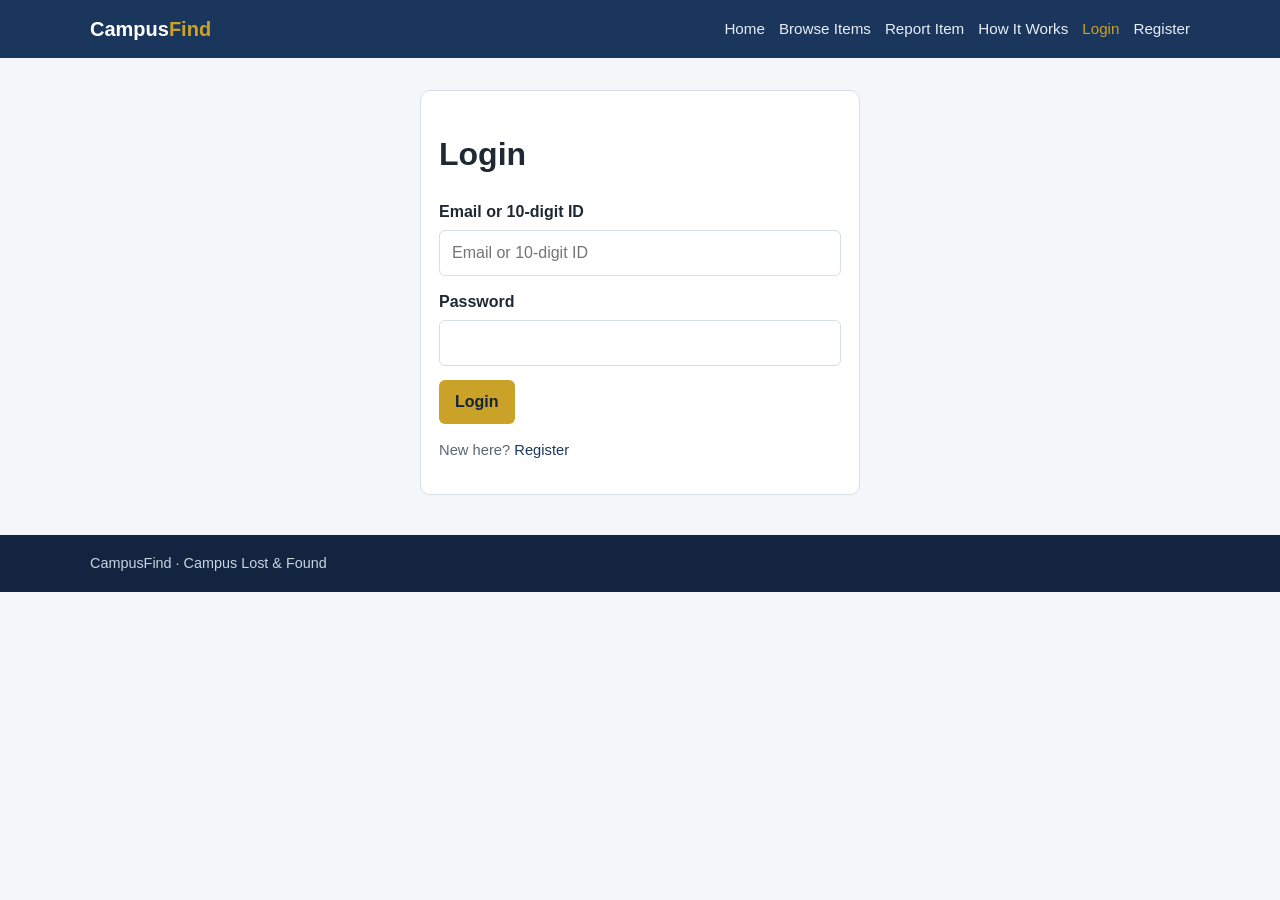
<file: frontend/admin.html>
<!DOCTYPE html>
<html lang="en">
<head>
  <meta charset="UTF-8">
  <meta name="viewport" content="width=device-width, initial-scale=1.0">
  <title>CampusFind — Admin</title>
  <link rel="stylesheet" href="css/style.css">
</head>
<body>
  <header class="site-header">
    <div class="header-inner">
      <a class="logo" href="index.html">Campus<span>Find</span></a>
      <button class="menu-toggle" type="button">Menu</button>
      <nav class="nav">
        <a href="index.html">Home</a>
        <a href="items.html">Browse Items</a>
        <a href="report.html">Report Item</a>
        <a href="dashboard.html">Dashboard</a>
        <a class="active" href="admin.html">Admin</a>
        <a href="login.html">Login</a>
        <a href="register.html">Register</a>
      </nav>
    </div>
  </header>

  <main class="container" style="padding-top: 28px;">
    <h1>Admin dashboard</h1>
    <p class="meta">Inspect users, items, and interests.</p>

    <section class="stats" id="admin-stats">
      <article class="stat-card">
        <h3>0</h3>
        <p>Total users</p>
      </article>
      <article class="stat-card">
        <h3>0</h3>
        <p>Total items</p>
      </article>
      <article class="stat-card">
        <h3>0</h3>
        <p>Active items</p>
      </article>
      <article class="stat-card">
        <h3>0</h3>
        <p>Total interests</p>
      </article>
    </section>

    <div class="panel">
      <h2>All users</h2>
      <table class="table">
        <thead>
          <tr>
            <th>ID</th>
            <th>Name</th>
            <th>Email</th>
            <th>Role</th>
          </tr>
        </thead>
        <tbody id="admin-users-table">
        </tbody>
      </table>
    </div>

    <div class="panel" style="margin-top: 24px;">
      <h2>All items</h2>
      <table class="table">
        <thead>
          <tr>
            <th>Item</th>
            <th>Type</th>
            <th>Reporter</th>
            <th>Status</th>
            <th>Date</th>
          </tr>
        </thead>
        <tbody id="admin-items-table">
        </tbody>
      </table>
    </div>

    <div class="panel" style="margin-top: 24px;">
      <h2>All interests</h2>
      <table class="table">
        <thead>
          <tr>
            <th>Item</th>
            <th>Type</th>
            <th>Interested Student</th>
            <th>Email</th>
            <th>Date</th>
          </tr>
        </thead>
        <tbody id="admin-interests-table">
        </tbody>
      </table>
    </div>
  </main>

  <footer class="site-footer">
    <div class="footer-inner">CampusFind · Campus Lost & Found</div>
  </footer>
  <script src="js/app.js"></script>
</body>
</html>
</file>
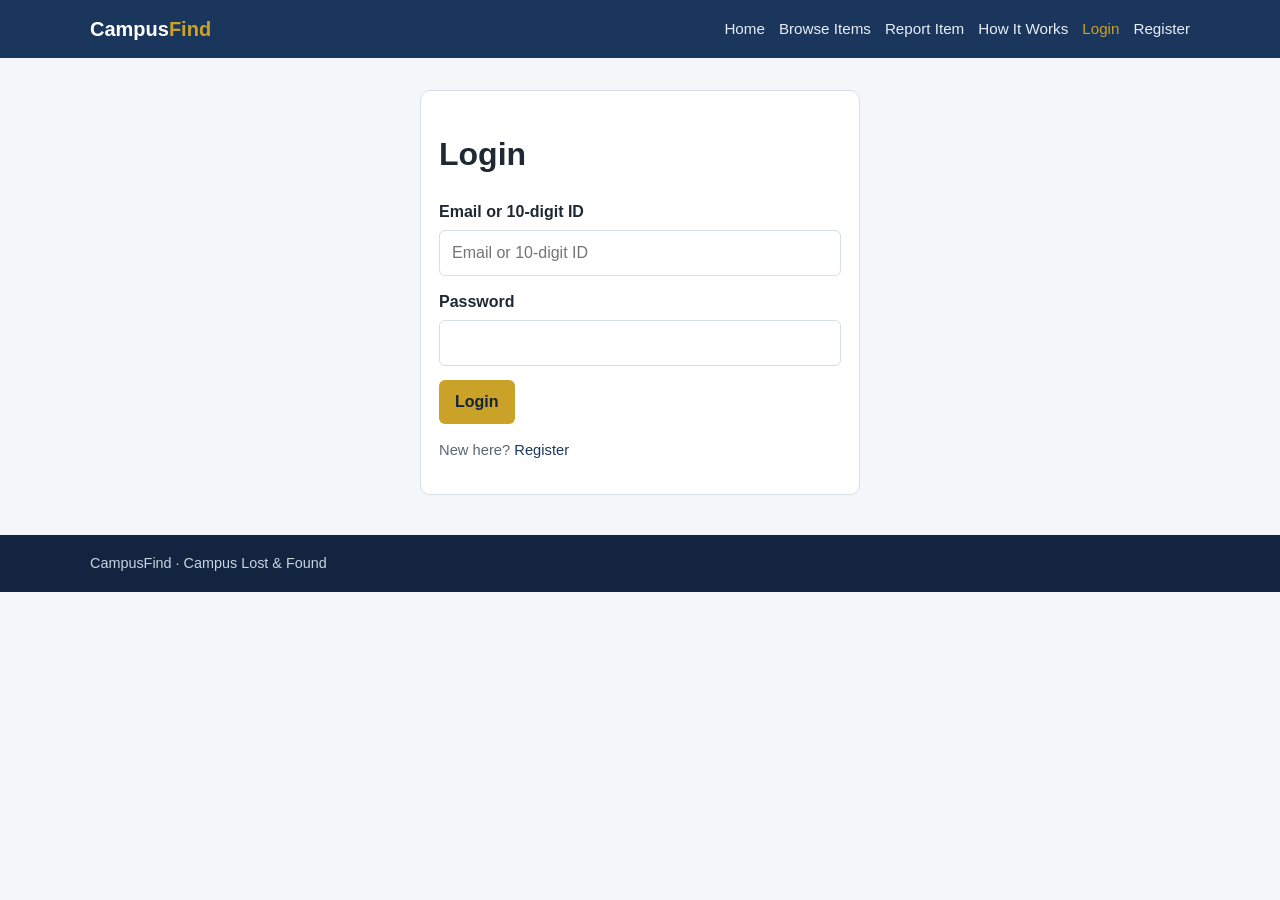
<file: frontend/admin_users.html>
<!DOCTYPE html>
<html lang="en">
<head>
  <meta charset="UTF-8">
  <meta name="viewport" content="width=device-width, initial-scale=1.0">
  <title>CampusFind — Admin Users</title>
  <link rel="stylesheet" href="css/style.css">
</head>
<body>
  <header class="site-header">
    <div class="header-inner">
      <a class="logo" href="index.html">Campus<span>Find</span></a>
      <button class="menu-toggle" type="button">Menu</button>
      <nav class="nav">
        <a href="index.html">Home</a>
        <a href="items.html">Browse Items</a>
        <a href="report.html">Report Item</a>
        <a href="dashboard.html">Dashboard</a>
        <a class="active" href="admin_users.html">Admin Users</a>
        <button class="btn btn-light" id="logout-btn" type="button">Logout</button>
      </nav>
    </div>
  </header>

  <main class="container" style="padding-top: 28px;">
    <h1>User Management</h1>
    <p class="meta">Manage user roles and status. You cannot change your own role or status.</p>
    <div class="panel">
      <table class="table" id="users-table">
        <thead>
          <tr>
            <th>ID</th>
            <th>Name</th>
            <th>Email</th>
            <th>Role</th>
            <th>Status</th>
            <th>Actions</th>
          </tr>
        </thead>
        <tbody></tbody>
      </table>
    </div>
  </main>

  <footer class="site-footer">
    <div class="footer-inner">CampusFind · Campus Lost & Found</div>
  </footer>
  <script src="js/app.js"></script>
</body>
</html>
</file>
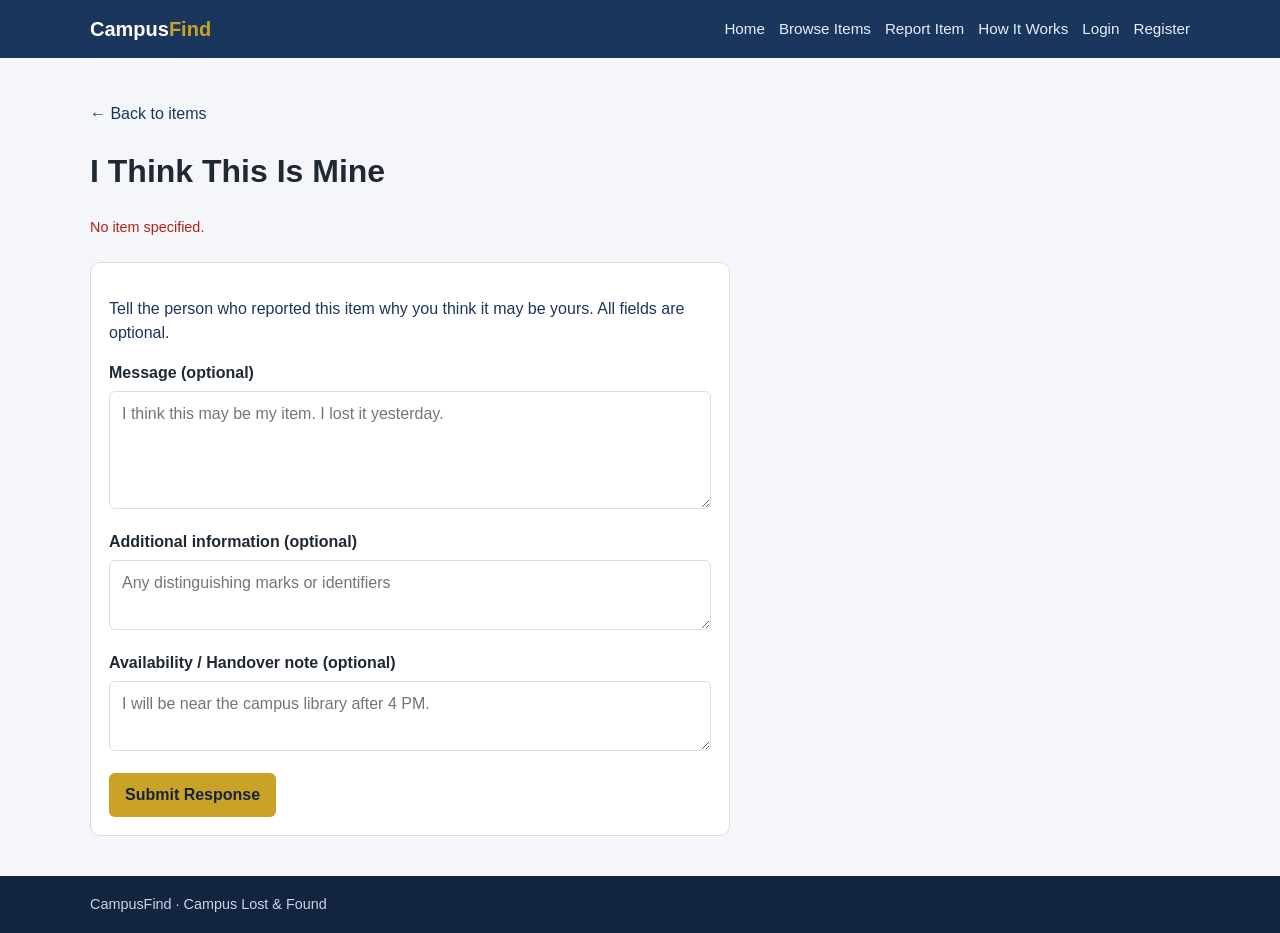
<file: frontend/claim.html>
<!DOCTYPE html>
<html lang="en">
<head>
  <meta charset="UTF-8">
  <meta name="viewport" content="width=device-width, initial-scale=1.0">
  <title>CampusFind — I Think This Is Mine</title>
  <link rel="stylesheet" href="css/style.css">
</head>
<body>
  <header class="site-header">
    <div class="header-inner">
      <a class="logo" href="index.html">Campus<span>Find</span></a>
      <button class="menu-toggle" type="button">Menu</button>
      <nav class="nav"></nav>
    </div>
  </header>

  <main class="container" style="padding-top: 28px;">
    <p><a href="items.html">← Back to items</a></p>
    <h1 id="claim-page-title">I Think This Is Mine</h1>
    <div id="item-summary" style="margin-bottom: 24px;"></div>
    <div class="form-card">
      <form id="claim-form" novalidate>
        <p id="claim-description" style="color: var(--navy); margin-bottom: 16px;">Tell the person who reported this item why you think it may be yours. All fields are optional.</p>
        <div class="form-group">
          <label for="message">Message (optional)</label>
          <textarea id="message" rows="4" placeholder="I think this may be my item. I lost it yesterday."></textarea>
        </div>
        <div class="form-group">
          <label for="additional_info">Additional information (optional)</label>
          <textarea id="additional_info" rows="2" placeholder="Any distinguishing marks or identifiers"></textarea>
        </div>
        <div class="form-group">
          <label for="handover_note">Availability / Handover note (optional)</label>
          <textarea id="handover_note" rows="2" placeholder="I will be near the campus library after 4 PM."></textarea>
        </div>
        <p class="error" id="claim-error"></p>
        <button class="btn btn-gold" type="submit">Submit Response</button>
      </form>
    </div>
  </main>

  <footer class="site-footer">
    <div class="footer-inner">CampusFind · Campus Lost & Found</div>
  </footer>
  <script src="js/app.js"></script>
</body>
</html>
</file>
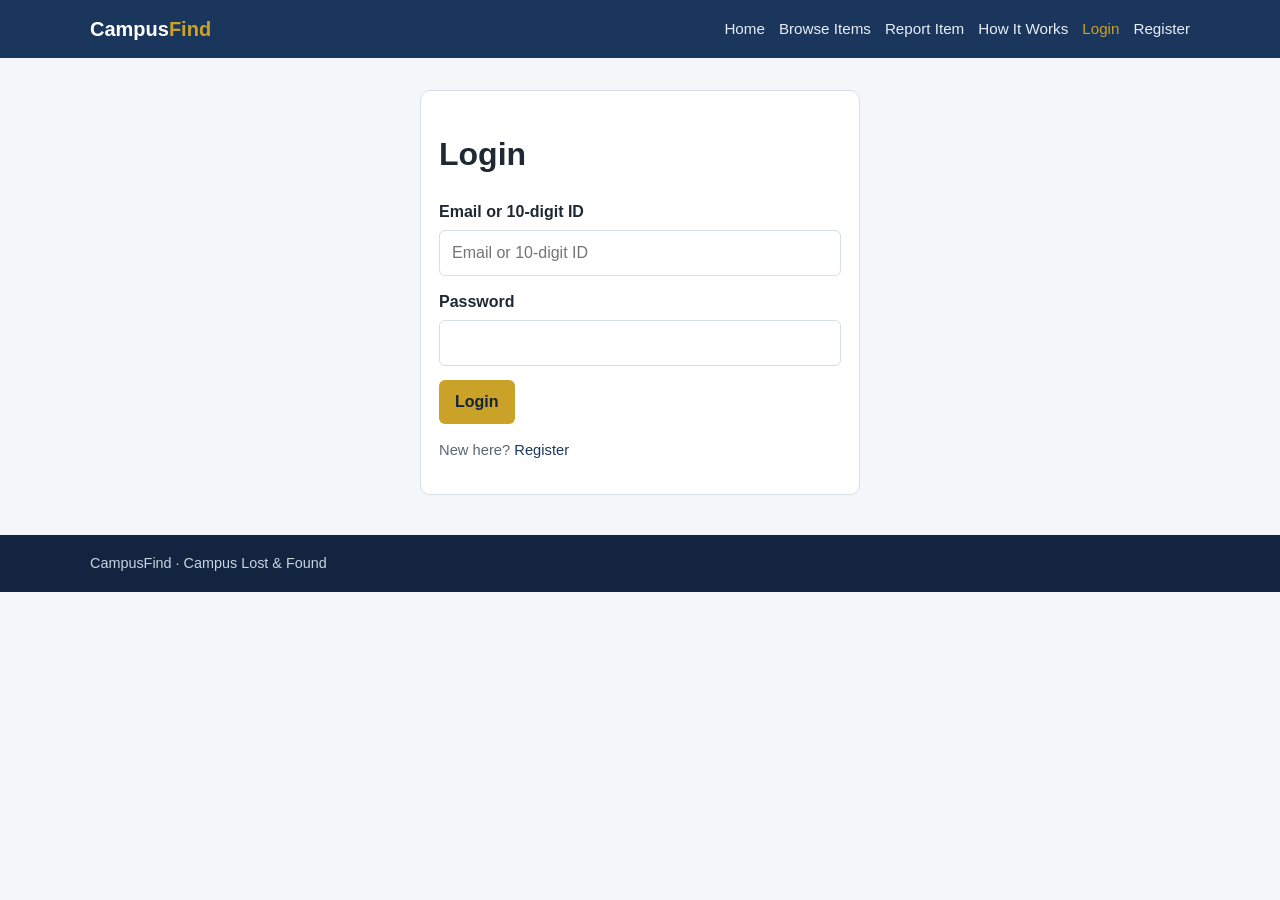
<file: frontend/dashboard.html>
<!DOCTYPE html>
<html lang="en">
<head>
  <meta charset="UTF-8">
  <meta name="viewport" content="width=device-width, initial-scale=1.0">
  <title>CampusFind — Dashboard</title>
  <link rel="stylesheet" href="css/style.css">
</head>
<body>
  <header class="site-header">
    <div class="header-inner">
      <a class="logo" href="index.html">Campus<span>Find</span></a>
      <button class="menu-toggle" type="button">Menu</button>
      <nav class="nav"></nav>
    </div>
  </header>

  <main class="container" style="padding-top: 28px;">
    <div class="panel" style="margin-bottom: 24px;">
      <h2>Welcome, <span id="user-name">User</span></h2>
      <p class="meta">Email: <span id="user-email">—</span> | Role: <span id="user-role">—</span></p>
    </div>

    <h1>My Activity</h1>
    <p class="meta">Your reports and interests.</p>

    <div id="dashboard-error" class="error-box" style="display: none;"></div>

    <section class="stats" id="dashboard-stats">
      <article class="stat-card">
        <h3 id="stat-my-reports">0</h3>
        <p>My reports</p>
      </article>
      <article class="stat-card">
        <h3 id="stat-active-reports">0</h3>
        <p>Active reports</p>
      </article>
      <article class="stat-card">
        <h3 id="stat-returned-reports">0</h3>
        <p>Returned reports</p>
      </article>
      <article class="stat-card">
        <h3 id="stat-my-interests">0</h3>
        <p>My interests</p>
      </article>
      <article class="stat-card">
        <h3 id="stat-unread-notifs">0</h3>
        <p>Unread notifications</p>
      </article>
    </section>

    <div class="panel">
      <h2>My Reports</h2>
      <table class="table">
        <thead>
          <tr>
            <th>Item</th>
            <th>Type</th>
            <th>Category & Location</th>
            <th>Status</th>
            <th>Interests</th>
            <th>Actions</th>
          </tr>
        </thead>
        <tbody id="my-reports-table">
          <tr><td colspan="6">Loading reports...</td></tr>
        </tbody>
      </table>
    </div>

    <div class="panel" style="margin-top: 24px;">
      <h2>My Interests</h2>
      <table class="table">
        <thead>
          <tr>
            <th>Item</th>
            <th>Type</th>
            <th>Status</th>
            <th>Reporter Contact</th>
            <th>Submitted Date</th>
            <th>Availability / Note</th>
            <th>Action</th>
          </tr>
        </thead>
        <tbody id="my-interests-table">
          <tr><td colspan="7">Loading interests...</td></tr>
        </tbody>
      </table>
    </div>
  </main>

  <footer class="site-footer">
    <div class="footer-inner">CampusFind · Campus Lost & Found</div>
  </footer>
  <script src="js/app.js"></script>
</body>
</html>
</file>
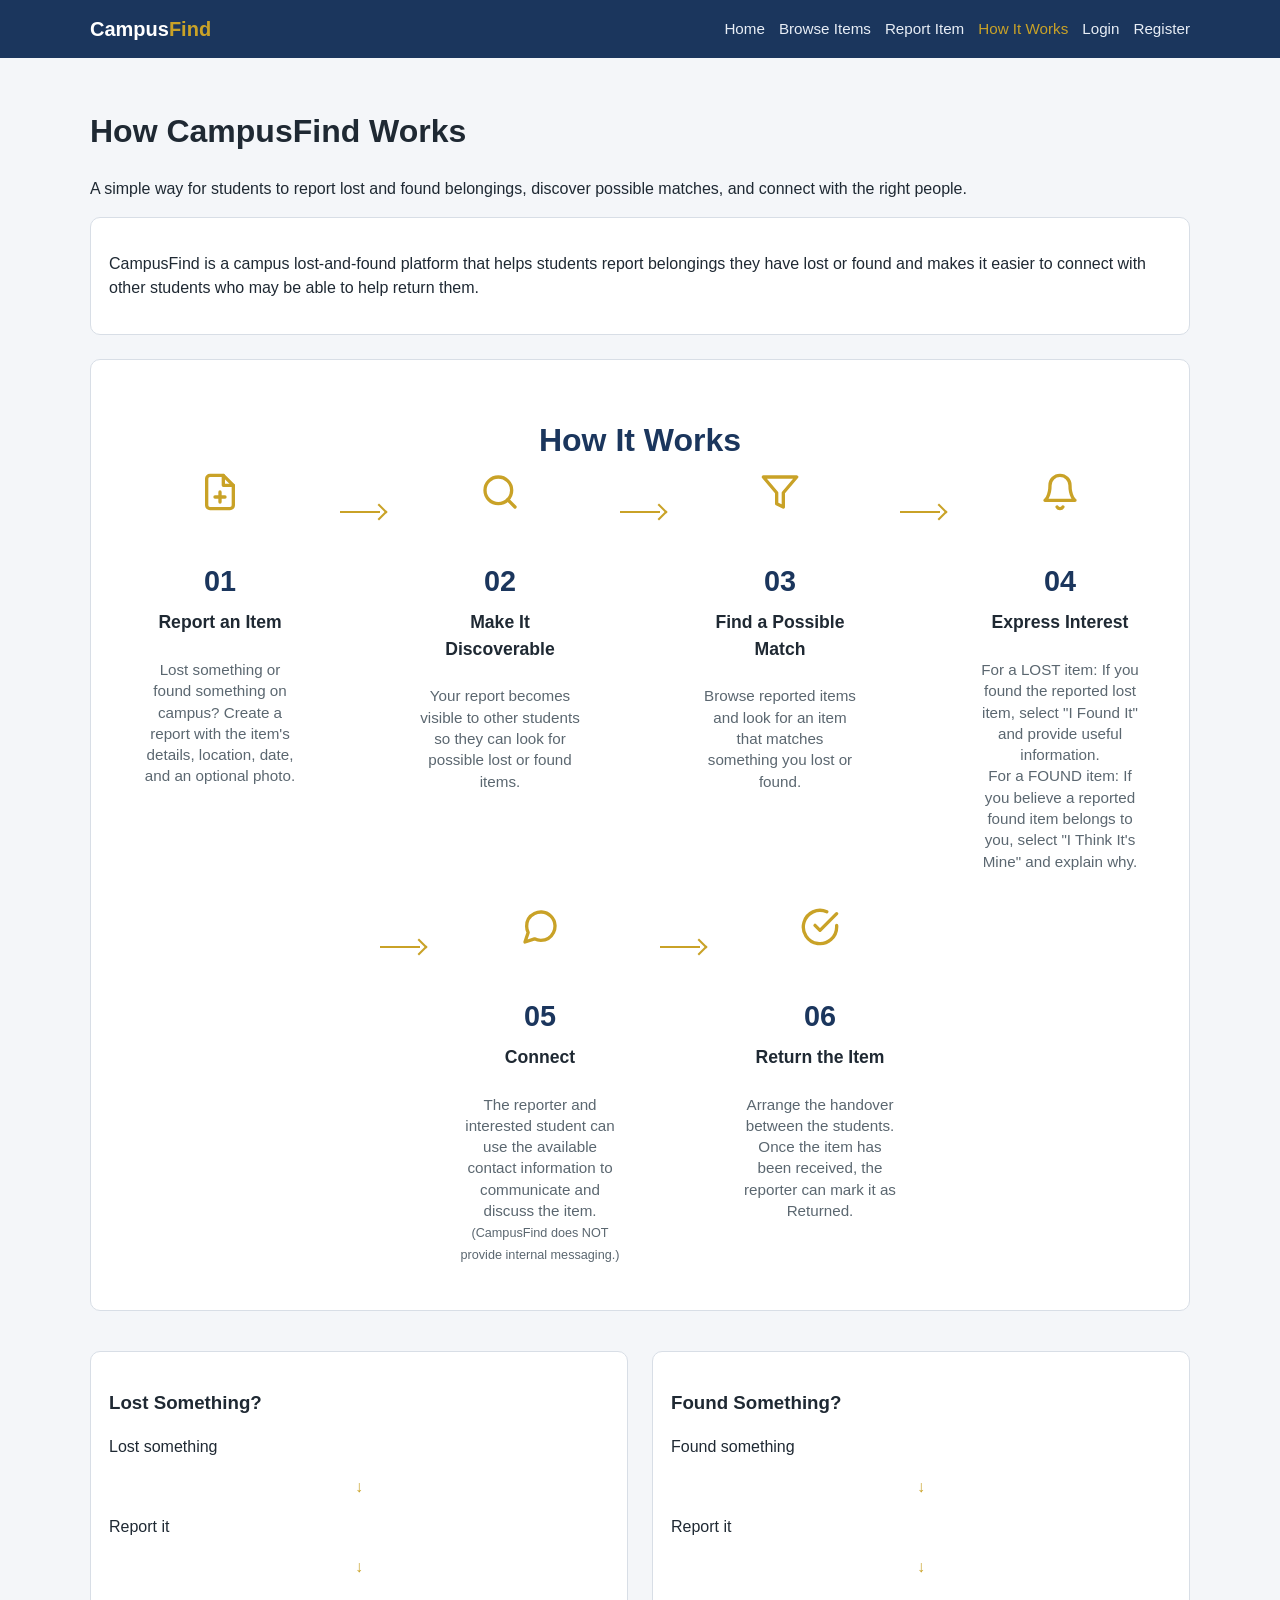
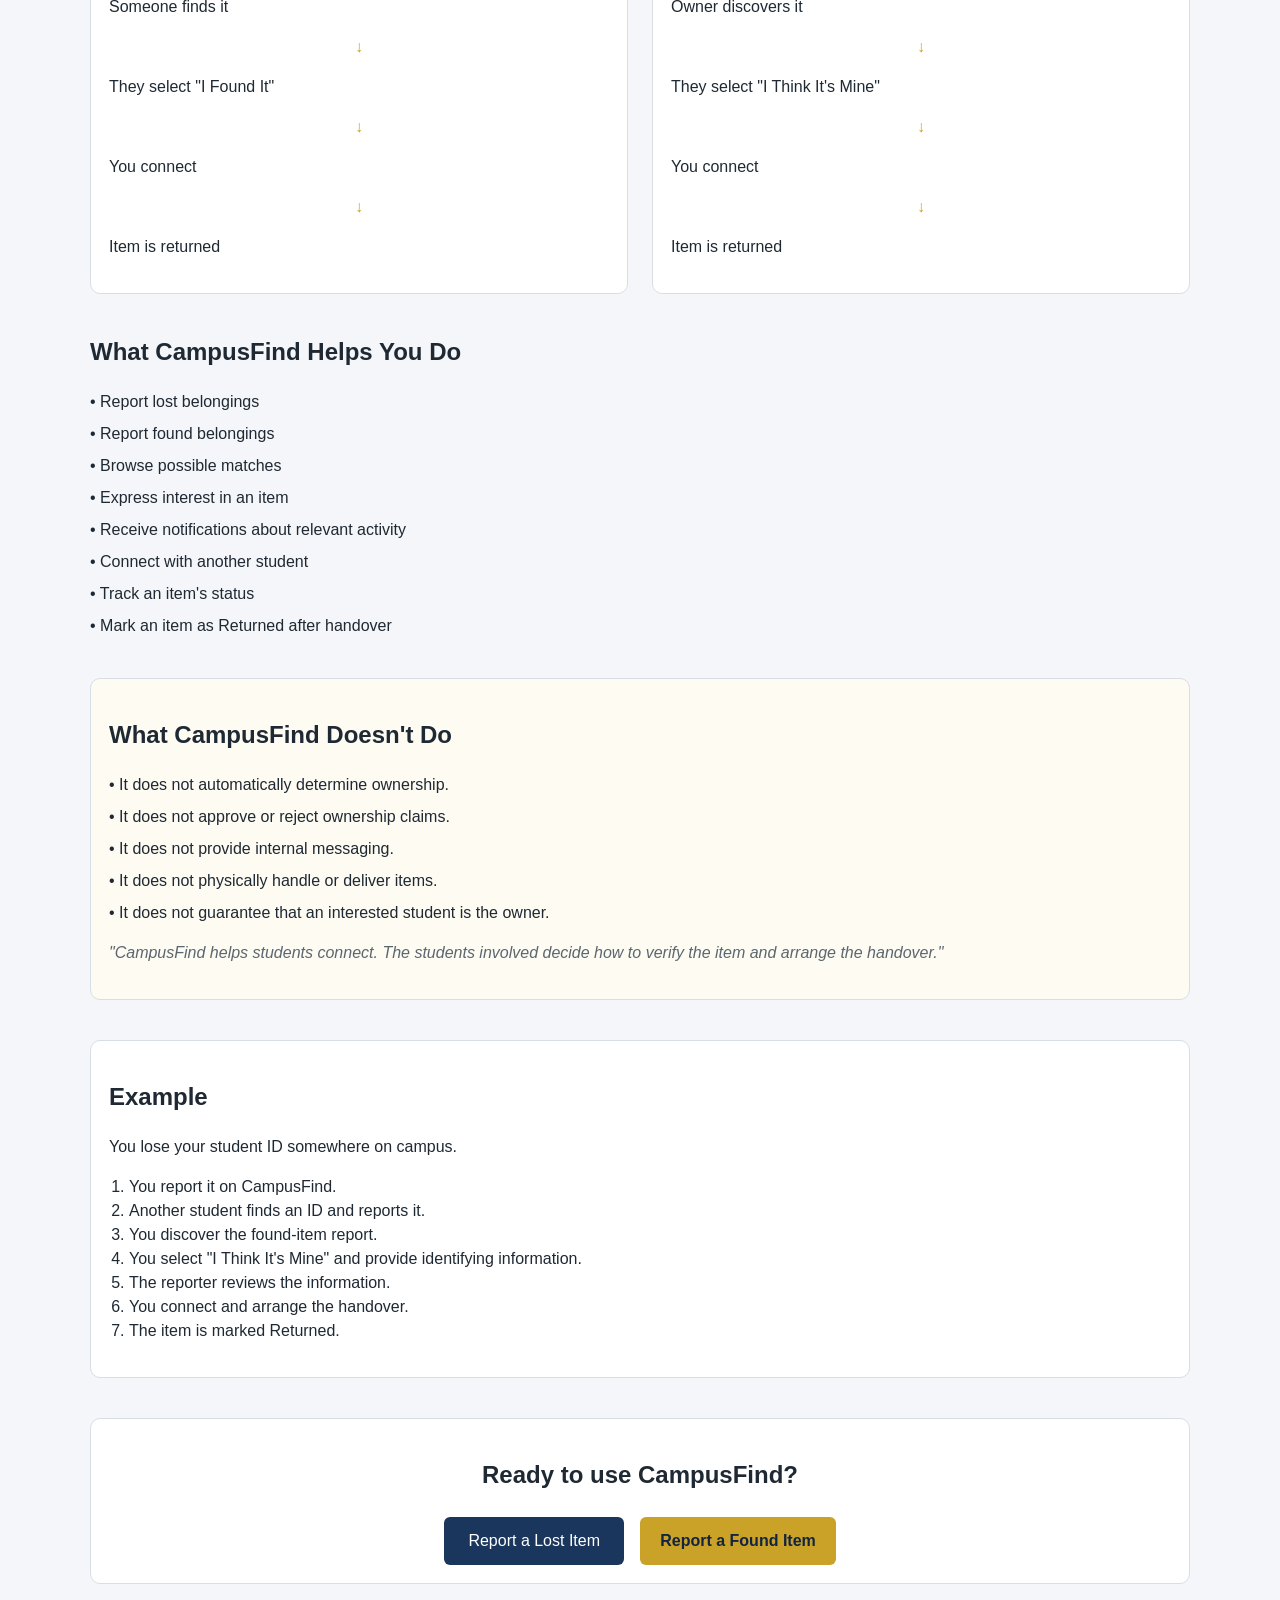
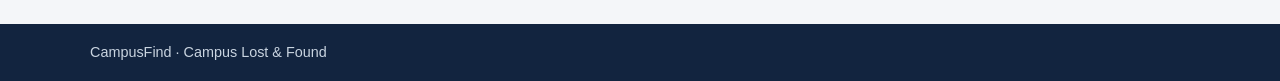
<file: frontend/how-it-works.html>
<!DOCTYPE html>
<html lang="en">
<head>
  <meta charset="UTF-8">
  <meta name="viewport" content="width=device-width, initial-scale=1.0">
  <title>CampusFind — How It Works</title>
  <link rel="stylesheet" href="css/style.css">
</head>
<body>
  <header class="site-header">
    <div class="header-inner">
      <a class="logo" href="index.html">Campus<span>Find</span></a>
      <button class="menu-toggle" type="button">Menu</button>
      <nav class="nav"></nav>
    </div>
  </header>

  <main class="container" style="padding-top: 28px;">
    <h1>How CampusFind Works</h1>
    <p class="subtitle">A simple way for students to report lost and found belongings, discover possible matches, and connect with the right people.</p>
    
    <div class="panel">
        <p>CampusFind is a campus lost-and-found platform that helps students report belongings they have lost or found and makes it easier to connect with other students who may be able to help return them.</p>
    </div>

    <!-- Workflow Section -->
    <section class="how-it-works-section panel" style="margin-top: 24px;">
      <h2>How It Works</h2>
      <div class="workflow">
        <div class="workflow-steps">
          <div class="workflow-step">
            <div class="step-icon" aria-hidden="true">
              <!-- SVG Icon for Report an Item -->
              <svg xmlns="http://www.w3.org/2000/svg" width="24" height="24" viewBox="0 0 24 24" fill="none" stroke="currentColor" stroke-width="2" stroke-linecap="round" stroke-linejoin="round" class="feather feather-file-plus"><path d="M14 2H6a2 2 0 0 0-2 2v16a2 2 0 0 0 2 2h12a2 2 0 0 0 2-2V8z"></path><polyline points="14 2 14 8 20 8"></polyline><line x1="12" y1="18" x2="12" y2="12"></line><line x1="9" y1="15" x2="15" y2="15"></line></svg>
            </div>
            <p class="step-number">01</p>
            <h4>Report an Item</h4>
            <p class="step-desc">Lost something or found something on campus? Create a report with the item's details, location, date, and an optional photo.</p>
          </div>
          <div class="workflow-connector" aria-hidden="true"></div>
          <div class="workflow-step">
            <div class="step-icon" aria-hidden="true">
              <!-- SVG Icon for Make It Discoverable -->
              <svg xmlns="http://www.w3.org/2000/svg" width="24" height="24" viewBox="0 0 24 24" fill="none" stroke="currentColor" stroke-width="2" stroke-linecap="round" stroke-linejoin="round" class="feather feather-search"><circle cx="11" cy="11" r="8"></circle><line x1="21" y1="21" x2="16.65" y2="16.65"></line></svg>
            </div>
            <p class="step-number">02</p>
            <h4>Make It Discoverable</h4>
            <p class="step-desc">Your report becomes visible to other students so they can look for possible lost or found items.</p>
          </div>
          <div class="workflow-connector" aria-hidden="true"></div>
          <div class="workflow-step">
            <div class="step-icon" aria-hidden="true">
              <!-- SVG Icon for Find a Possible Match -->
              <svg xmlns="http://www.w3.org/2000/svg" width="24" height="24" viewBox="0 0 24 24" fill="none" stroke="currentColor" stroke-width="2" stroke-linecap="round" stroke-linejoin="round" class="feather feather-filter"><polygon points="22 3 2 3 10 12.46 10 19 14 21 14 12.46 22 3"></polygon></svg>
            </div>
            <p class="step-number">03</p>
            <h4>Find a Possible Match</h4>
            <p class="step-desc">Browse reported items and look for an item that matches something you lost or found.</p>
          </div>
          <div class="workflow-connector" aria-hidden="true"></div>
          <div class="workflow-step">
            <div class="step-icon" aria-hidden="true">
              <!-- SVG Icon for Express Interest -->
              <svg xmlns="http://www.w3.org/2000/svg" width="24" height="24" viewBox="0 0 24 24" fill="none" stroke="currentColor" stroke-width="2" stroke-linecap="round" stroke-linejoin="round" class="feather feather-bell"><path d="M18 8A6 6 0 0 0 6 8c0 7-3 9-3 9h18s-3-2-3-9"></path><path d="M13.73 21a2 2 0 0 1-3.46 0"></path></svg>
            </div>
            <p class="step-number">04</p>
            <h4>Express Interest</h4>
            <p class="step-desc">For a LOST item: If you found the reported lost item, select "I Found It" and provide useful information.<br>
            For a FOUND item: If you believe a reported found item belongs to you, select "I Think It's Mine" and explain why.</p>
          </div>
          <div class="workflow-connector" aria-hidden="true"></div>
          <div class="workflow-step">
            <div class="step-icon" aria-hidden="true">
              <!-- SVG Icon for Connect -->
              <svg xmlns="http://www.w3.org/2000/svg" width="24" height="24" viewBox="0 0 24 24" fill="none" stroke="currentColor" stroke-width="2" stroke-linecap="round" stroke-linejoin="round" class="feather feather-message-circle"><path d="M21 11.5a8.38 8.38 0 0 1-.9 3.8 8.5 8.5 0 0 1-7.6 4.7 8.38 8.38 0 0 1-3.8-.9L3 21l1.9-5.7a8.38 8.38 0 0 1-.9-3.8 8.5 8.5 0 0 1 4.7-7.6 8.38 8.38 0 0 1 3.8-.9h.5a8.48 8.48 0 0 1 8 8v.5z"></path></svg>
            </div>
            <p class="step-number">05</p>
            <h4>Connect</h4>
            <p class="step-desc">The reporter and interested student can use the available contact information to communicate and discuss the item.<br><small>(CampusFind does NOT provide internal messaging.)</small></p>
          </div>
          <div class="workflow-connector" aria-hidden="true"></div>
          <div class="workflow-step">
            <div class="step-icon" aria-hidden="true">
              <!-- SVG Icon for Return the Item -->
              <svg xmlns="http://www.w3.org/2000/svg" width="24" height="24" viewBox="0 0 24 24" fill="none" stroke="currentColor" stroke-width="2" stroke-linecap="round" stroke-linejoin="round" class="feather feather-check-circle"><path d="M22 11.08V12a10 10 0 1 1-5.93-9.14"></path><polyline points="22 4 12 14.01 9 11.01"></polyline></svg>
            </div>
            <p class="step-number">06</p>
            <h4>Return the Item</h4>
            <p class="step-desc">Arrange the handover between the students. Once the item has been received, the reporter can mark it as Returned.</p>
          </div>
        </div>
      </div>
    </section>

    <!-- Scenarios Section -->
    <section style="margin-top: 40px;">
      <div class="row" style="display: flex; gap: 24px; flex-wrap: wrap;">
        <div class="panel" style="flex: 1; min-width: 300px;">
          <h3>Lost Something?</h3>
          <div class="scenario-flow" style="margin-top: 16px;">
            <p>Lost something</p>
            <div class="arrow-down" style="text-align: center; color: var(--gold); margin: 8px 0;">&darr;</div>
            <p>Report it</p>
            <div class="arrow-down" style="text-align: center; color: var(--gold); margin: 8px 0;">&darr;</div>
            <p>Someone finds it</p>
            <div class="arrow-down" style="text-align: center; color: var(--gold); margin: 8px 0;">&darr;</div>
            <p>They select "I Found It"</p>
            <div class="arrow-down" style="text-align: center; color: var(--gold); margin: 8px 0;">&darr;</div>
            <p>You connect</p>
            <div class="arrow-down" style="text-align: center; color: var(--gold); margin: 8px 0;">&darr;</div>
            <p>Item is returned</p>
          </div>
        </div>
        <div class="panel" style="flex: 1; min-width: 300px;">
          <h3>Found Something?</h3>
          <div class="scenario-flow" style="margin-top: 16px;">
            <p>Found something</p>
            <div class="arrow-down" style="text-align: center; color: var(--gold); margin: 8px 0;">&darr;</div>
            <p>Report it</p>
            <div class="arrow-down" style="text-align: center; color: var(--gold); margin: 8px 0;">&darr;</div>
            <p>Owner discovers it</p>
            <div class="arrow-down" style="text-align: center; color: var(--gold); margin: 8px 0;">&darr;</div>
            <p>They select "I Think It's Mine"</p>
            <div class="arrow-down" style="text-align: center; color: var(--gold); margin: 8px 0;">&darr;</div>
            <p>You connect</p>
            <div class="arrow-down" style="text-align: center; color: var(--gold); margin: 8px 0;">&darr;</div>
            <p>Item is returned</p>
          </div>
        </div>
      </div>
    </section>

    <!-- What CampusFind Helps You Do -->
    <section style="margin-top: 40px;">
      <h2>What CampusFind Helps You Do</h2>
      <ul class="feature-list" style="list-style-type: none; padding-left: 0; margin-top: 16px;">
        <li style="margin-bottom: 8px;">&bull; Report lost belongings</li>
        <li style="margin-bottom: 8px;">&bull; Report found belongings</li>
        <li style="margin-bottom: 8px;">&bull; Browse possible matches</li>
        <li style="margin-bottom: 8px;">&bull; Express interest in an item</li>
        <li style="margin-bottom: 8px;">&bull; Receive notifications about relevant activity</li>
        <li style="margin-bottom: 8px;">&bull; Connect with another student</li>
        <li style="margin-bottom: 8px;">&bull; Track an item's status</li>
        <li>&bull; Mark an item as Returned after handover</li>
      </ul>
    </section>

    <!-- What CampusFind Doesn't Do -->
    <section class="panel" style="margin-top: 40px; background-color: #fdfbf2;">
      <h2>What CampusFind Doesn't Do</h2>
      <ul style="list-style-type: none; padding-left: 0; margin-top: 16px;">
        <li style="margin-bottom: 8px;">&bull; It does not automatically determine ownership.</li>
        <li style="margin-bottom: 8px;">&bull; It does not approve or reject ownership claims.</li>
        <li style="margin-bottom: 8px;">&bull; It does not provide internal messaging.</li>
        <li style="margin-bottom: 8px;">&bull; It does not physically handle or deliver items.</li>
        <li style="margin-bottom: 8px;">&bull; It does not guarantee that an interested student is the owner.</li>
      </ul>
      <p style="margin-top: 16px; font-style: italic; color: var(--muted);">"CampusFind helps students connect. The students involved decide how to verify the item and arrange the handover."</p>
    </section>

    <!-- Example Section -->
    <section class="panel" style="margin-top: 40px;">
      <h2>Example</h2>
      <p>You lose your student ID somewhere on campus.</p>
      <ol style="margin-top: 16px; padding-left: 20px;">
        <li>You report it on CampusFind.</li>
        <li>Another student finds an ID and reports it.</li>
        <li>You discover the found-item report.</li>
        <li>You select "I Think It's Mine" and provide identifying information.</li>
        <li>The reporter reviews the information.</li>
        <li>You connect and arrange the handover.</li>
        <li>The item is marked Returned.</li>
      </ol>
    </section>

    <!-- Call to Action -->
    <section class="panel" style="margin-top: 40px; text-align: center;">
      <h2>Ready to use CampusFind?</h2>
      <div class="how-it-works-actions" style="margin-top: 24px;">
        <a href="report.html?type=LOST" class="btn btn-navy">Report a Lost Item</a>
        <a href="report.html?type=FOUND" class="btn btn-gold">Report a Found Item</a>
      </div>
    </section>

  </main>
  
  <footer class="site-footer">
    <div class="footer-inner">CampusFind · Campus Lost & Found</div>
  </footer>
  <script src="js/app.js"></script>
</body>
</html>
</file>
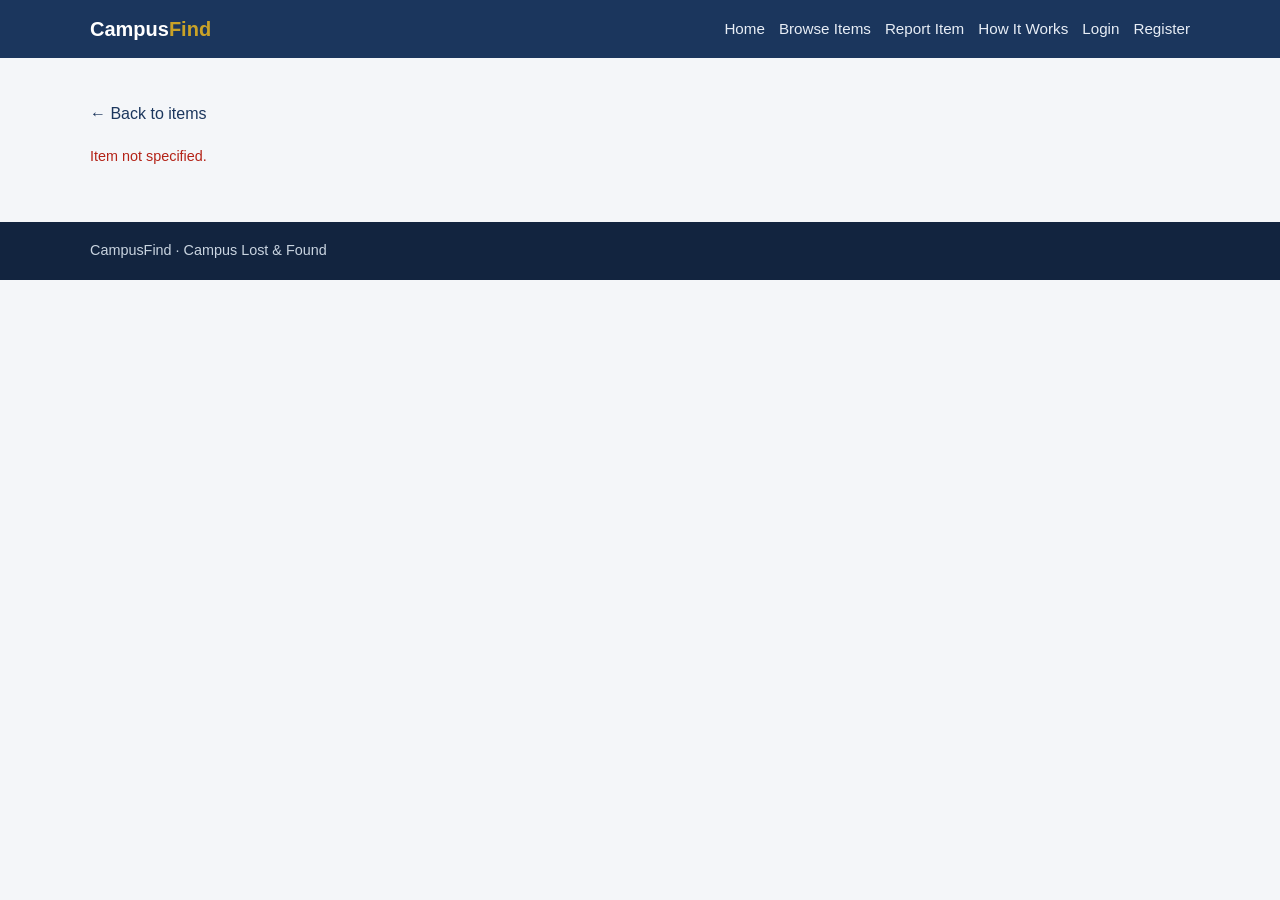
<file: frontend/item.html>
<!DOCTYPE html>
<html lang="en">
<head>
  <meta charset="UTF-8">
  <meta name="viewport" content="width=device-width, initial-scale=1.0">
  <title>CampusFind — Item Details</title>
  <link rel="stylesheet" href="css/style.css">
</head>
<body>
  <header class="site-header">
    <div class="header-inner">
      <a class="logo" href="index.html">Campus<span>Find</span></a>
      <button class="menu-toggle" type="button">Menu</button>
      <nav class="nav">
        <a href="index.html">Home</a>
        <a href="items.html">Browse Items</a>
        <a href="report.html">Report Item</a>
        <a href="dashboard.html">Dashboard</a>
        <a href="admin.html">Admin</a>
        <a href="login.html">Login</a>
        <a href="register.html">Register</a>
      </nav>
    </div>
  </header>

  <main class="container" style="padding-top: 28px;">
    <p><a href="items.html">← Back to items</a></p>
    <section class="details" id="item-details"></section>
  </main>

  <footer class="site-footer">
    <div class="footer-inner">CampusFind · Campus Lost & Found</div>
  </footer>
  <script src="js/app.js"></script>
</body>
</html>
</file>
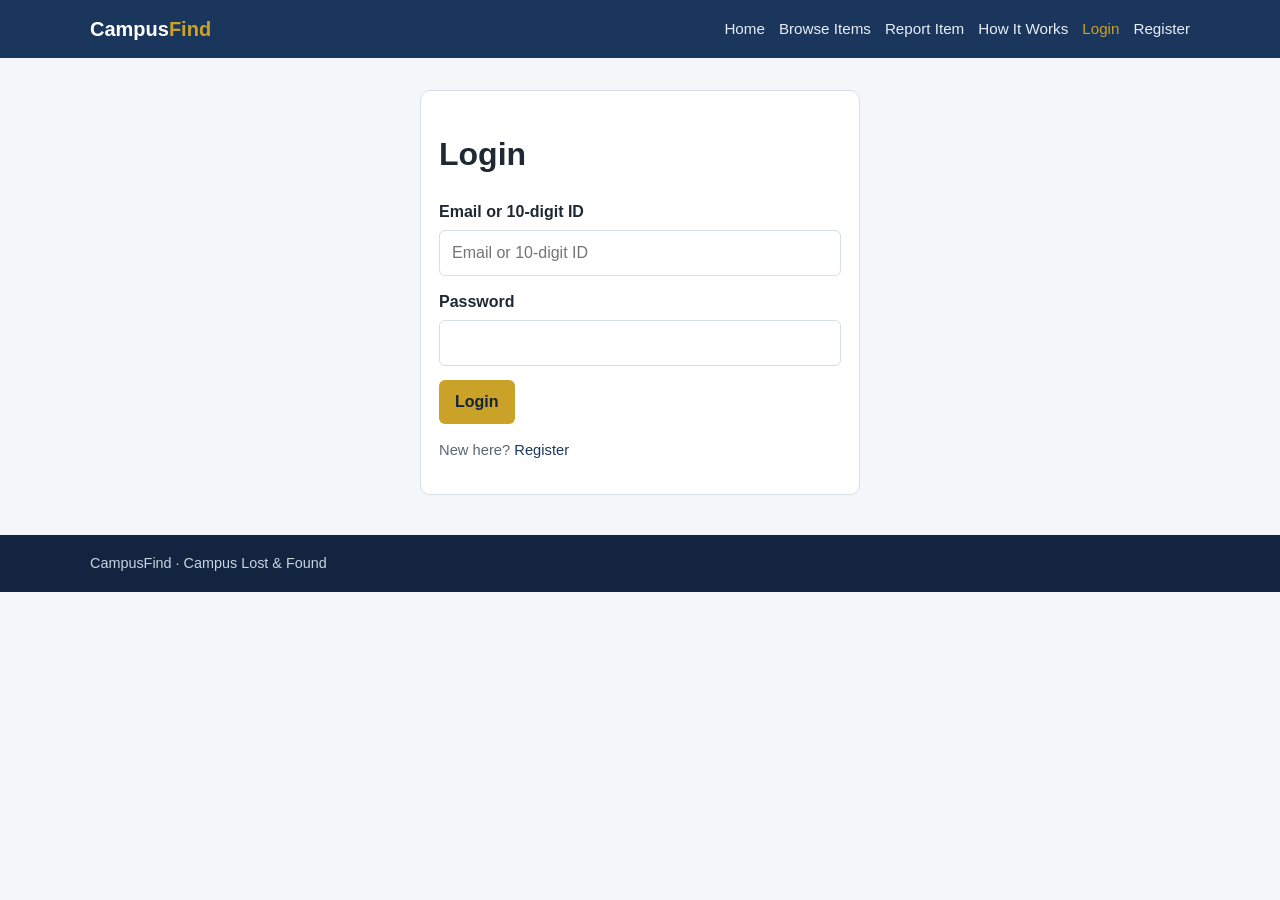
<file: frontend/login.html>
<!DOCTYPE html>
<html lang="en">
<head>
  <meta charset="UTF-8">
  <meta name="viewport" content="width=device-width, initial-scale=1.0">
  <title>CampusFind — Login</title>
  <link rel="stylesheet" href="css/style.css">
</head>
<body>
  <header class="site-header">
    <div class="header-inner">
      <a class="logo" href="index.html">Campus<span>Find</span></a>
      <button class="menu-toggle" type="button">Menu</button>
      <nav class="nav">
        <a href="index.html">Home</a>
        <a href="items.html">Browse Items</a>
        <a href="report.html">Report Item</a>
        <a href="dashboard.html">Dashboard</a>
        <a href="admin.html">Admin</a>
        <a class="active" href="login.html">Login</a>
        <a href="register.html">Register</a>
      </nav>
    </div>
  </header>

  <main class="container">
    <div class="form-card auth-wrap">
      <h1>Login</h1>
      <form id="login-form" novalidate>
        <div class="form-group">
          <label for="email">Email or 10-digit ID</label>
          <input id="email" type="text" placeholder="Email or 10-digit ID">
        </div>
        <div class="form-group">
          <label for="password">Password</label>
          <input id="password" type="password">
        </div>
        <p class="error" id="login-error"></p>
        <button class="btn btn-gold" type="submit">Login</button>
      </form>
      <p class="meta">New here? <a href="register.html">Register</a></p>
    </div>
  </main>

  <footer class="site-footer">
    <div class="footer-inner">CampusFind · Campus Lost & Found</div>
  </footer>
  <script src="js/app.js"></script>
</body>
</html>
</file>
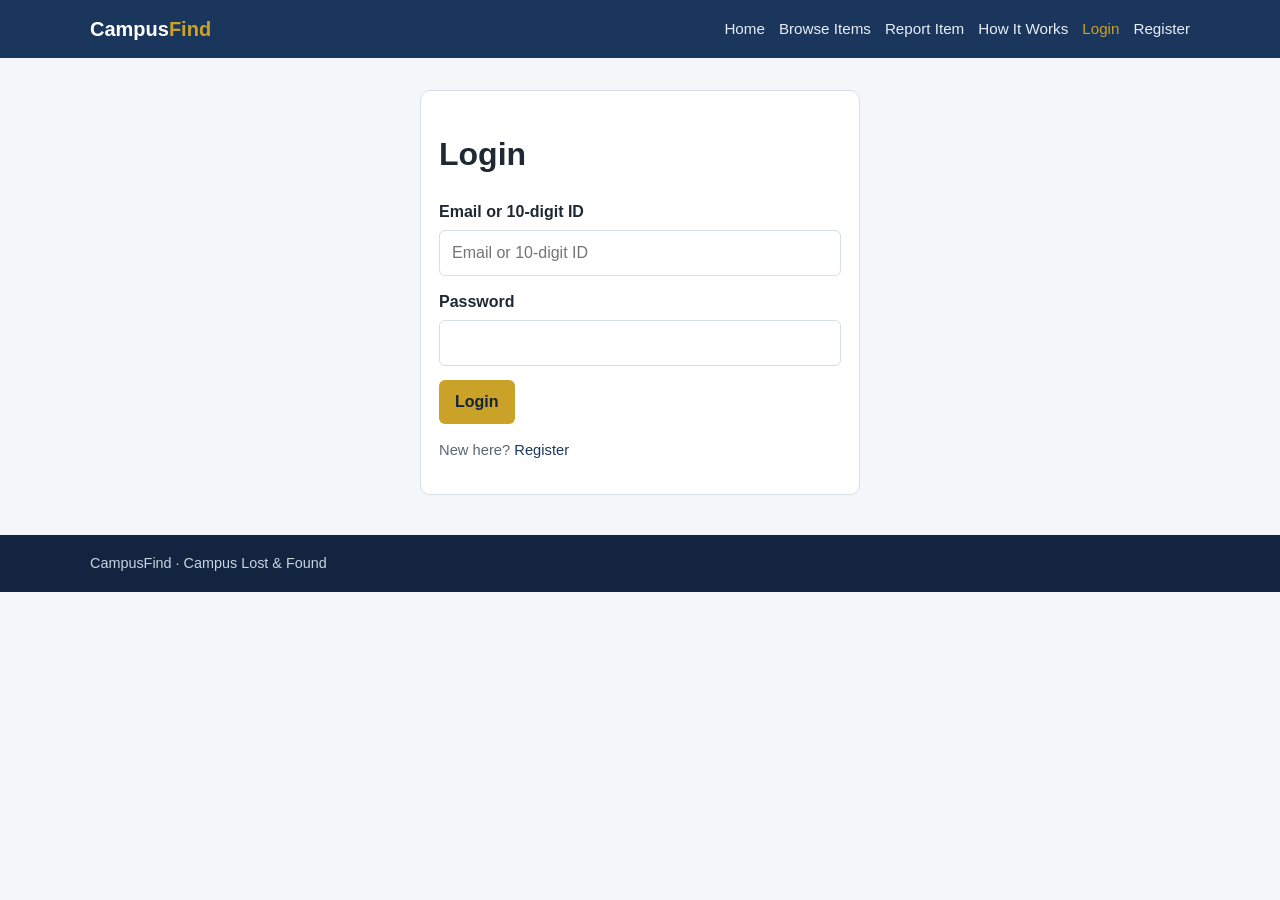
<file: frontend/notifications.html>
<!DOCTYPE html>
<html lang="en">
<head>
  <meta charset="UTF-8">
  <meta name="viewport" content="width=device-width, initial-scale=1.0">
  <title>CampusFind — Notifications</title>
  <link rel="stylesheet" href="css/style.css">
</head>
<body>
  <header class="site-header">
    <div class="header-inner">
      <a class="logo" href="index.html">Campus<span>Find</span></a>
      <button class="menu-toggle" type="button">Menu</button>
      <nav class="nav"></nav>
    </div>
  </header>

  <main class="container" style="padding-top: 28px;">
    <div style="display: flex; justify-content: space-between; align-items: flex-end; margin-bottom: 16px;">
      <div>
        <h1 style="margin-bottom: 4px;">Notifications</h1>
        <p class="meta" style="margin: 0;">Updates on your reported items and submitted interests.</p>
      </div>
      <div>
        <button class="btn btn-light btn-sm" id="mark-all-read-btn" type="button">Mark all as read</button>
      </div>
    </div>

    <div id="notifications-error" class="error-box" style="display: none;"></div>

    <div class="panel">
      <div id="notifications-list" class="notif-list">
        <p class="meta">Loading notifications...</p>
      </div>
    </div>
  </main>

  <footer class="site-footer">
    <div class="footer-inner">CampusFind · Campus Lost & Found</div>
  </footer>
  <script src="js/app.js"></script>
</body>
</html>
</file>
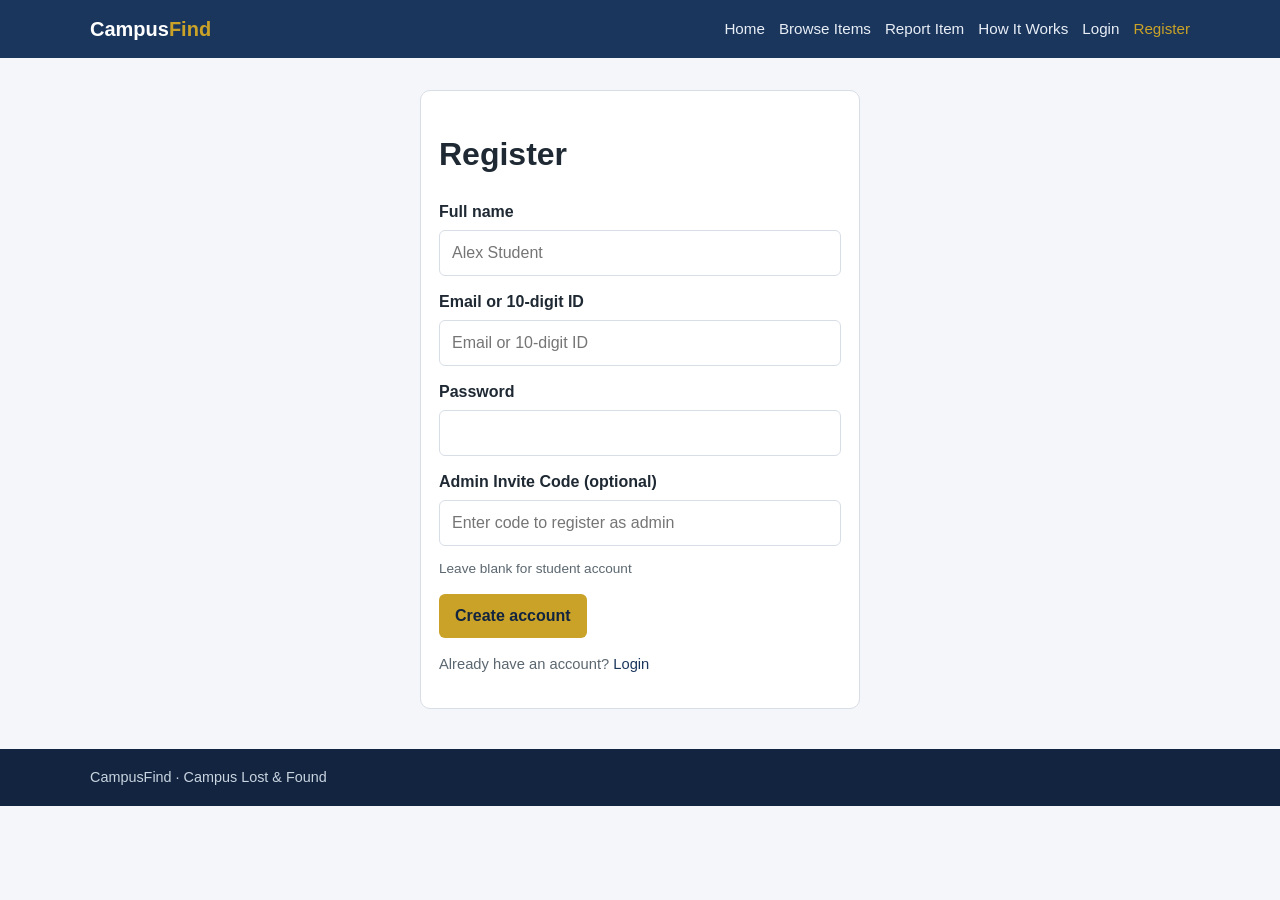
<file: frontend/register.html>
<!DOCTYPE html>
<html lang="en">
<head>
  <meta charset="UTF-8">
  <meta name="viewport" content="width=device-width, initial-scale=1.0">
  <title>CampusFind — Register</title>
  <link rel="stylesheet" href="css/style.css">
</head>
<body>
  <header class="site-header">
    <div class="header-inner">
      <a class="logo" href="index.html">Campus<span>Find</span></a>
      <button class="menu-toggle" type="button">Menu</button>
      <nav class="nav">
        <a href="index.html">Home</a>
        <a href="items.html">Browse Items</a>
        <a href="report.html">Report Item</a>
        <a href="dashboard.html">Dashboard</a>
        <a href="admin.html">Admin</a>
        <a href="login.html">Login</a>
        <a class="active" href="register.html">Register</a>
      </nav>
    </div>
  </header>

  <main class="container">
    <div class="form-card auth-wrap">
      <h1>Register</h1>
      <form id="register-form" novalidate>
        <div class="form-group">
          <label for="name">Full name</label>
          <input id="name" type="text" placeholder="Alex Student">
        </div>
        <div class="form-group">
          <label for="email">Email or 10-digit ID</label>
          <input id="email" type="text" placeholder="Email or 10-digit ID">
        </div>
        <div class="form-group">
          <label for="password">Password</label>
          <input id="password" type="password">
        </div>
        <div class="form-group">
          <label for="invite_code">Admin Invite Code (optional)</label>
          <input id="invite_code" type="text" placeholder="Enter code to register as admin">
          <p class="meta" style="font-size: 0.85rem; color: var(--muted);">Leave blank for student account</p>
        </div>
        <p class="error" id="register-error"></p>
        <button class="btn btn-gold" type="submit">Create account</button>
      </form>
      <p class="meta">Already have an account? <a href="login.html">Login</a></p>
    </div>
  </main>

  <footer class="site-footer">
    <div class="footer-inner">CampusFind · Campus Lost & Found</div>
  </footer>
  <script src="js/app.js"></script>
</body>
</html>
</file>
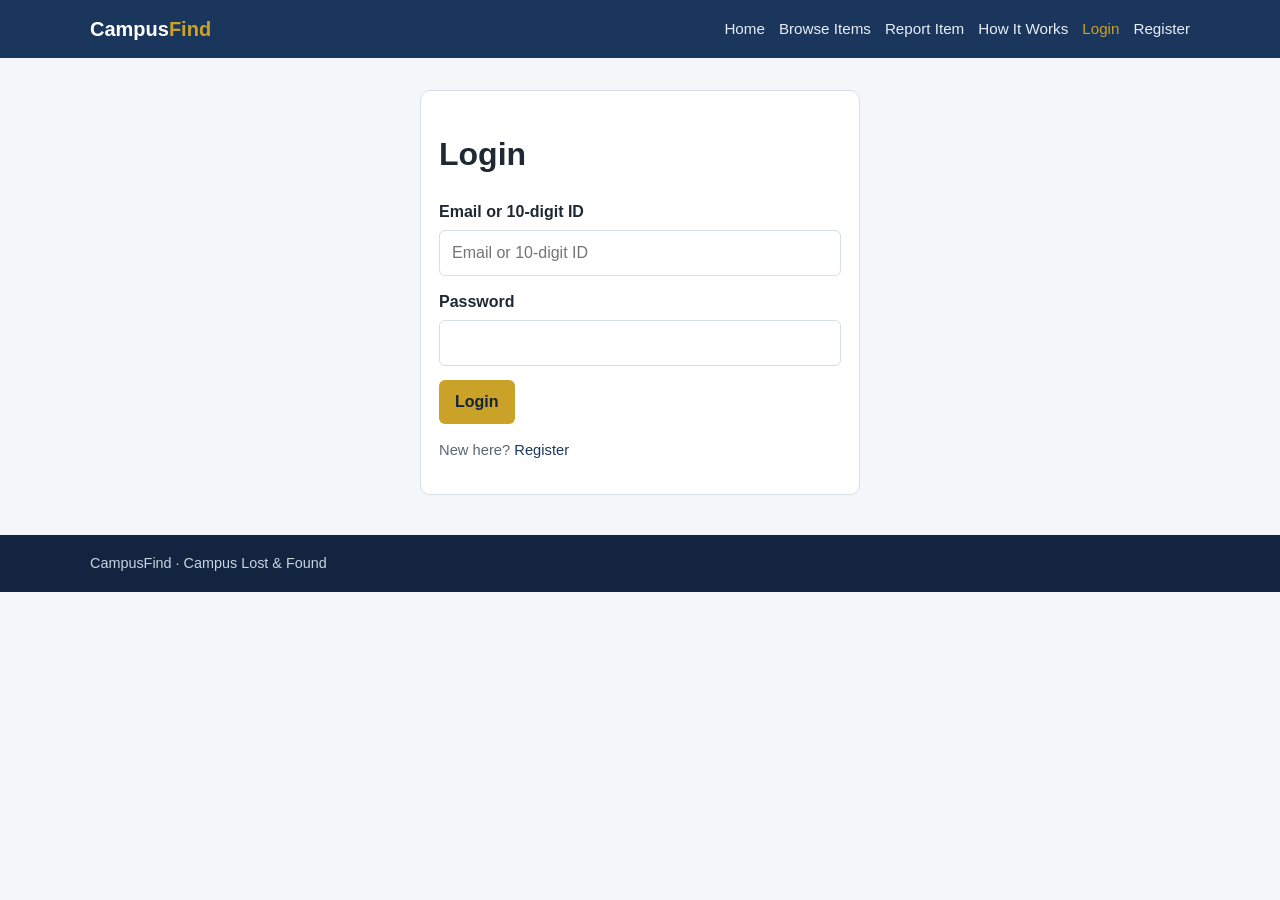
<file: frontend/report.html>
<!DOCTYPE html>
<html lang="en">
<head>
  <meta charset="UTF-8">
  <meta name="viewport" content="width=device-width, initial-scale=1.0">
  <title>CampusFind — Report Item</title>
  <link rel="stylesheet" href="css/style.css">
</head>
<body>
  <header class="site-header">
    <div class="header-inner">
      <a class="logo" href="index.html">Campus<span>Find</span></a>
      <button class="menu-toggle" type="button">Menu</button>
      <nav class="nav">
        <a href="index.html">Home</a>
        <a href="items.html">Browse Items</a>
        <a class="active" href="report.html">Report Item</a>
        <a href="dashboard.html">Dashboard</a>
        <a href="admin.html">Admin</a>
        <a href="login.html">Login</a>
        <a href="register.html">Register</a>
      </nav>
    </div>
  </header>

  <main class="container" style="padding-top: 28px;">
    <h1>Report an item</h1>
    <p class="meta">Login required to submit. Images are uploaded to the server.</p>
    <div class="form-card">
      <form id="report-form" novalidate>
        <div class="form-group">
          <label for="type">Lost or Found</label>
          <select id="type">
            <option value="">Select type</option>
            <option value="LOST">Lost</option>
            <option value="FOUND">Found</option>
          </select>
          <p class="error" id="type-error"></p>
        </div>
        <div class="form-group">
          <label for="title">Item name</label>
          <input id="title" type="text" placeholder="Black Wallet">
          <p class="error" id="title-error"></p>
        </div>
        <div class="form-group">
          <label for="category">Category</label>
          <select id="category">
            <option value="">Select category</option>
            <option>Personal</option>
            <option>Electronics</option>
            <option>Documents</option>
            <option>Bags</option>
            <option>Stationery</option>
          </select>
          <p class="error" id="category-error"></p>
        </div>
        <div class="form-group">
          <label for="description">Description</label>
          <textarea id="description" rows="4" placeholder="Color, brand, where it was last seen"></textarea>
          <p class="error" id="description-error"></p>
        </div>
        <div class="form-group">
          <label for="location">Location</label>
          <input id="location" type="text" placeholder="Library">
          <p class="error" id="location-error"></p>
        </div>
        <div class="form-group">
          <label for="date">Date</label>
          <input id="date" type="date">
          <p class="error" id="date-error"></p>
        </div>
        <div class="form-group">
          <label for="image">Image (optional)</label>
          <input id="image" type="file" accept="image/*">
          <div id="image-preview" style="margin-top: 8px; display: none;">
            <img id="preview-img" src="" alt="Preview" style="max-width: 200px; max-height: 200px; border-radius: 8px;">
            <button type="button" id="remove-image" class="btn btn-light" style="margin-top: 8px; padding: 4px 8px; font-size: 0.85rem;">Remove</button>
          </div>
          <p class="error" id="image-error"></p>
        </div>
        <div class="form-group">
          <label for="handover_method">Handover method (optional)</label>
          <select id="handover_method">
            <option value="">Select handover method</option>
            <option value="in_person">In person</option>
            <option value="mail">Mail/Post</option>
            <option value="locker">Locker pickup</option>
            <option value="other">Other</option>
          </select>
        </div>
        <div class="form-group">
          <label for="handover_note">Handover note (optional)</label>
          <textarea id="handover_note" rows="2" placeholder="E.g., Available after 3pm at front desk"></textarea>
        </div>
        <p class="error" id="report-error"></p>
        <button class="btn btn-gold" type="submit">Submit report</button>
      </form>
    </div>
  </main>

  <footer class="site-footer">
    <div class="footer-inner">CampusFind · Campus Lost & Found</div>
  </footer>
  <script src="js/app.js"></script>
</body>
</html>
</file>
<file: frontend/css/style.css>
:root {
  --navy: #1b365d;
  --navy-dark: #12243f;
  --gold: #c9a227;
  --gold-hover: #b08d1c;
  --bg: #f4f6f9;
  --card: #ffffff;
  --text: #1f2933;
  --muted: #5b6770;
  --border: #d8dee6;
  --lost: #b42318;
  --found: #067647;
  --returned: #475467;
}

* {
  box-sizing: border-box;
}

body {
  margin: 0;
  font-family: "Segoe UI", Arial, sans-serif;
  background: var(--bg);
  color: var(--text);
  line-height: 1.5;
}

a {
  color: var(--navy);
  text-decoration: none;
}

img {
  max-width: 100%;
  display: block;
}

.site-header {
  background: var(--navy);
  color: #fff;
}

.header-inner,
.nav-inner,
.footer-inner,
.container {
  width: min(1100px, calc(100% - 32px));
  margin: 0 auto;
}

.header-inner {
  display: flex;
  align-items: center;
  justify-content: space-between;
  gap: 16px;
  padding: 14px 0;
}

.logo {
  color: #fff;
  font-weight: 700;
  font-size: 1.25rem;
}

.logo span {
  color: var(--gold);
}

.nav {
  display: flex;
  flex-wrap: wrap;
  align-items: center;
  gap: 14px;
}

.nav a {
  color: #e8eef6;
  font-size: 0.95rem;
  display: inline-flex;
  align-items: center;
  gap: 4px;
}

.nav a:hover,
.nav a.active {
  color: var(--gold);
}

.nav-badge {
  background: var(--gold);
  color: var(--navy-dark);
  font-size: 0.75rem;
  font-weight: 700;
  border-radius: 999px;
  padding: 1px 6px;
  line-height: 1.2;
}

.menu-toggle {
  display: none;
  background: transparent;
  border: 1px solid #ffffff55;
  color: #fff;
  padding: 6px 10px;
  cursor: pointer;
}

.hero {
  background: linear-gradient(160deg, var(--navy-dark), var(--navy));
  color: #fff;
  padding: 48px 0 40px;
}

.hero h1 {
  margin: 0 0 10px;
  font-size: 2rem;
}

.hero p {
  margin: 0 0 22px;
  max-width: 560px;
  color: #d7e0ea;
}

.search-row {
  display: flex;
  gap: 8px;
  max-width: 640px;
}

.search-row input,
.search-row select,
.filters input,
.filters select,
.form-card input,
.form-card select,
.form-card textarea {
  width: 100%;
  padding: 10px 12px;
  border: 1px solid var(--border);
  border-radius: 6px;
  font: inherit;
}

.btn {
  display: inline-block;
  border: 0;
  border-radius: 6px;
  padding: 10px 16px;
  font: inherit;
  cursor: pointer;
  text-align: center;
}

.btn-sm {
  padding: 4px 10px;
  font-size: 0.85rem;
}

.btn-gold {
  background: var(--gold);
  color: var(--navy-dark);
  font-weight: 600;
}

.btn-gold:hover {
  background: var(--gold-hover);
}

.btn-navy {
  background: var(--navy);
  color: #fff;
}

.btn-navy:hover {
  background: var(--navy-dark);
}

.btn-outline {
  background: transparent;
  border: 1px solid #ffffff88;
  color: #fff;
}

.btn-light {
  background: #fff;
  color: var(--navy);
  border: 1px solid var(--border);
}

.btn-light:hover {
  background: #f8fafc;
}

.actions {
  display: flex;
  flex-wrap: wrap;
  gap: 10px;
  margin-top: 18px;
}

.stats {
  display: grid;
  grid-template-columns: repeat(auto-fit, minmax(180px, 1fr));
  gap: 16px;
  margin: 28px 0;
}

.stat-card,
.card,
.form-card,
.panel {
  background: var(--card);
  border: 1px solid var(--border);
  border-radius: 10px;
  padding: 18px;
}

.stat-card h3,
.stat-number {
  margin: 0;
  font-size: 1.8rem;
  color: var(--navy);
}

.stat-card p {
  margin: 6px 0 0;
  color: var(--muted);
}

.section-title {
  margin: 8px 0 16px;
}

.item-grid {
  display: grid;
  grid-template-columns: repeat(3, 1fr);
  gap: 16px;
}

.item-card {
  background: var(--card);
  border: 1px solid var(--border);
  border-radius: 10px;
  overflow: hidden;
  display: flex;
  flex-direction: column;
}

.item-photo {
  height: 150px;
  display: flex;
  align-items: center;
  justify-content: center;
  font-size: 2.4rem;
  background: #e8eef6;
}

.item-body {
  padding: 14px;
  display: flex;
  flex-direction: column;
  gap: 6px;
  flex: 1;
}

.item-body h3 {
  margin: 0;
}

.meta {
  color: var(--muted);
  font-size: 0.92rem;
}

.badge {
  display: inline-block;
  font-size: 0.75rem;
  font-weight: 700;
  letter-spacing: 0.03em;
  padding: 3px 8px;
  border-radius: 999px;
  color: #fff;
}

.badge-lost { background: var(--lost); }
.badge-found { background: var(--found); }
.badge-active { background: var(--found); }
.badge-returned { background: var(--returned); }

.filters {
  display: grid;
  grid-template-columns: 2fr 1fr 1fr;
  gap: 10px;
  margin-bottom: 18px;
}

.details {
  display: grid;
  grid-template-columns: 1fr 1.2fr;
  gap: 20px;
}

.details .item-photo {
  height: 280px;
  border-radius: 10px;
}

.form-card {
  max-width: 640px;
}

.form-group {
  margin-bottom: 14px;
}

.form-group label {
  display: block;
  margin-bottom: 6px;
  font-weight: 600;
}

.error {
  color: var(--lost);
  font-size: 0.9rem;
  margin-top: 4px;
}

.error-box {
  background: #fef3f2;
  color: var(--lost);
  border: 1px solid #fee4e2;
  padding: 12px;
  border-radius: 8px;
  margin-bottom: 16px;
}

.success {
  background: #ecfdf3;
  color: #067647;
  border: 1px solid #abefc6;
  padding: 12px;
  border-radius: 8px;
  margin-bottom: 14px;
}

.auth-wrap {
  max-width: 440px;
  margin: 32px auto;
}

.table {
  width: 100%;
  border-collapse: collapse;
}

.table th,
.table td {
  text-align: left;
  padding: 10px 8px;
  border-bottom: 1px solid var(--border);
  font-size: 0.95rem;
}

/* Notification styling */
.notif-list {
  display: flex;
  flex-direction: column;
  gap: 12px;
}

.notif-card {
  border: 1px solid var(--border);
  border-radius: 8px;
  padding: 14px 16px;
  background: var(--card);
  transition: background 0.15s ease;
}

.notif-card.unread {
  background: #fdfbf2;
  border-color: #f7e6a4;
  border-left: 4px solid var(--gold);
}

.notif-header {
  display: flex;
  justify-content: space-between;
  align-items: center;
  margin-bottom: 6px;
}

.notif-title {
  font-weight: 600;
  font-size: 1rem;
  color: var(--navy-dark);
}

.notif-body {
  color: var(--text);
  margin-bottom: 8px;
}

.notif-actions {
  display: flex;
  gap: 8px;
  align-items: center;
}

.site-footer {
  margin-top: 40px;
  background: var(--navy-dark);
  color: #c9d4e0;
  padding: 18px 0;
  font-size: 0.9rem;
}

.empty {
  padding: 24px;
  text-align: center;
  color: var(--muted);
  background: var(--card);
  border: 1px dashed var(--border);
  border-radius: 10px;
}

@media (max-width: 900px) {
  .item-grid,
  .stats,
  .details,
  .filters {
    grid-template-columns: 1fr 1fr;
  }
}

@media (max-width: 640px) {
  .menu-toggle {
    display: block;
  }

  .nav {
    display: none;
    width: 100%;
    flex-direction: column;
    padding-bottom: 12px;
  }

  .nav.open {
    display: flex;
  }

  .header-inner {
    flex-wrap: wrap;
  }

  .item-grid,
  .stats,
  .details,
  .filters,
  .search-row {
    grid-template-columns: 1fr;
    flex-direction: column;
  }

  .hero h1 {
    font-size: 1.55rem;
  }
}

/* ── Toast Notification System ── */

/* ── Toast Notification System ── */
#toast-container {
  position: fixed;
  top: 16px;
  right: 16px;
  z-index: 9999;
  display: flex;
  flex-direction: column;
  gap: 10px;
  pointer-events: none;
}

.toast {
  pointer-events: auto;
  min-width: 260px;
  max-width: 380px;
  padding: 12px 16px;
  border-radius: 8px;
  font-size: 0.92rem;
  font-weight: 500;
  color: #fff;
  box-shadow: 0 4px 20px rgba(0,0,0,0.18);
  display: flex;
  align-items: flex-start;
  gap: 10px;
  animation: toast-in 0.25s ease;
  cursor: pointer;
}

.toast.removing {
  animation: toast-out 0.25s ease forwards;
}

.toast-icon { font-size: 1.1rem; flex-shrink: 0; margin-top: 1px; }
.toast-body { flex: 1; line-height: 1.4; }

.toast-success { background: #067647; }
.toast-error   { background: #b42318; }
.toast-warning { background: #b54708; }
.toast-info    { background: #1b365d; }

@keyframes toast-in  { from { opacity:0; transform: translateX(30px); } to { opacity:1; transform: translateX(0); } }
@keyframes toast-out { from { opacity:1; transform: translateX(0); } to { opacity:0; transform: translateX(30px); } }

/* ── Confirmation Modal ── */
#confirm-modal-overlay {
  display: none;
  position: fixed;
  inset: 0;
  background: rgba(18,36,63,0.55);
  z-index: 10000;
  align-items: center;
  justify-content: center;
}

#confirm-modal-overlay.open {
  display: flex;
}

#confirm-modal {
  background: var(--card);
  border-radius: 12px;
  padding: 28px 28px 20px;
  max-width: 420px;
  width: calc(100% - 32px);
  box-shadow: 0 8px 40px rgba(0,0,0,0.2);
}

#confirm-modal h3 {
  margin: 0 0 8px;
  color: var(--navy-dark);
  font-size: 1.1rem;
}

#confirm-modal p {
  color: var(--muted);
  font-size: 0.92rem;
  margin: 0 0 20px;
  line-height: 1.5;
}

#confirm-modal-actions {
  display: flex;
  gap: 10px;
  justify-content: flex-end;
}

/* ── Session Expired Banner ── */
#session-banner {
  display: none;
  position: fixed;
  top: 0; left: 0; right: 0;
  background: var(--lost);
  color: #fff;
  text-align: center;
  padding: 10px 16px;
  font-size: 0.95rem;
  font-weight: 600;
  z-index: 10001;
}

/* --- How It Works Section --- */

.how-it-works-section {
  text-align: center;
  padding: 30px 0;
  margin-top: 40px;
}

.how-it-works-section h2 {
  font-size: 2rem;
  color: var(--navy);
  margin-bottom: 8px;
}

.how-it-works-section .subtitle {
  font-size: 1.1rem;
  color: var(--muted);
  margin-bottom: 30px;
}

.workflow {
  display: flex;
  flex-direction: column;
  gap: 40px;
}

.workflow-category h3 {
  font-size: 1.5rem;
  color: var(--gold);
  margin-bottom: 20px;
}

.workflow-steps {
  display: flex;
  justify-content: space-between;
  align-items: flex-start;
  flex-wrap: wrap;
  gap: 10px;
  padding: 0 20px;
}

.workflow-step {
  flex: 1;
  min-width: 180px;
  display: flex;
  flex-direction: column;
  align-items: center;
  padding: 0 10px;
}

.workflow-step .step-icon {
  margin-bottom: 12px;
  color: var(--gold);
}

.workflow-step .step-icon svg {
  width: 40px;
  height: 40px;
}

.workflow-step .step-number {
  font-size: 1.8rem;
  font-weight: bold;
  color: var(--navy);
  margin-bottom: 6px;
}

.workflow-step h4 {
  margin: 0 0 8px;
  font-size: 1.1rem;
  color: var(--text);
}

.workflow-step .step-desc {
  font-size: 0.95rem;
  color: var(--muted);
  line-height: 1.4;
}

.workflow-connector {
  flex-shrink: 0;
  width: 60px;
  height: 2px;
  background-color: var(--gold);
  margin: 20px 0;
  position: relative;
}

/* Desktop layout */
@media (min-width: 769px) {
  .workflow-steps {
    justify-content: center;
    gap: 20px;
  }
  .workflow-step {
    flex: none;
    width: 180px;
  }
  .workflow-connector {
    width: 40px; /* Shorter for desktop */
    margin: 40px 10px 0; /* Align with steps */
    transform: translateY(-50%);
  }
  /* Arrows on desktop connectors */
  .workflow-steps .workflow-connector:not(:last-child)::after {
    content: '';
    position: absolute;
    right: -5px;
    top: 50%;
    transform: translateY(-50%) rotate(45deg);
    width: 10px;
    height: 10px;
    border-top: 2px solid var(--gold);
    border-right: 2px solid var(--gold);
  }
}

/* Mobile layout */
@media (max-width: 768px) {
  .workflow-steps {
    flex-direction: column;
    align-items: center;
    gap: 20px;
  }
  .workflow-step {
    width: 100%;
    max-width: 300px;
  }
  .workflow-connector {
    width: 2px;
    height: 40px;
    margin: 0 auto; /* Center vertical connector */
  }
  /* Hide desktop connectors, add vertical ones */
  .workflow-steps .workflow-connector:last-of-type {
    display: none;
  }
  .workflow-steps .workflow-connector::before {
    content: '';
    position: absolute;
    left: 50%;
    bottom: -5px;
    transform: translateX(-50%) rotate(45deg);
    width: 10px;
    height: 10px;
    border-bottom: 2px solid var(--gold);
    border-left: 2px solid var(--gold);
  }
}

.how-it-works-actions {
  margin-top: 40px;
  display: flex;
  justify-content: center;
  gap: 16px;
}

.how-it-works-actions .btn {
  min-width: 180px;
  padding: 12px 20px;
  font-size: 1rem;
}
</file>
